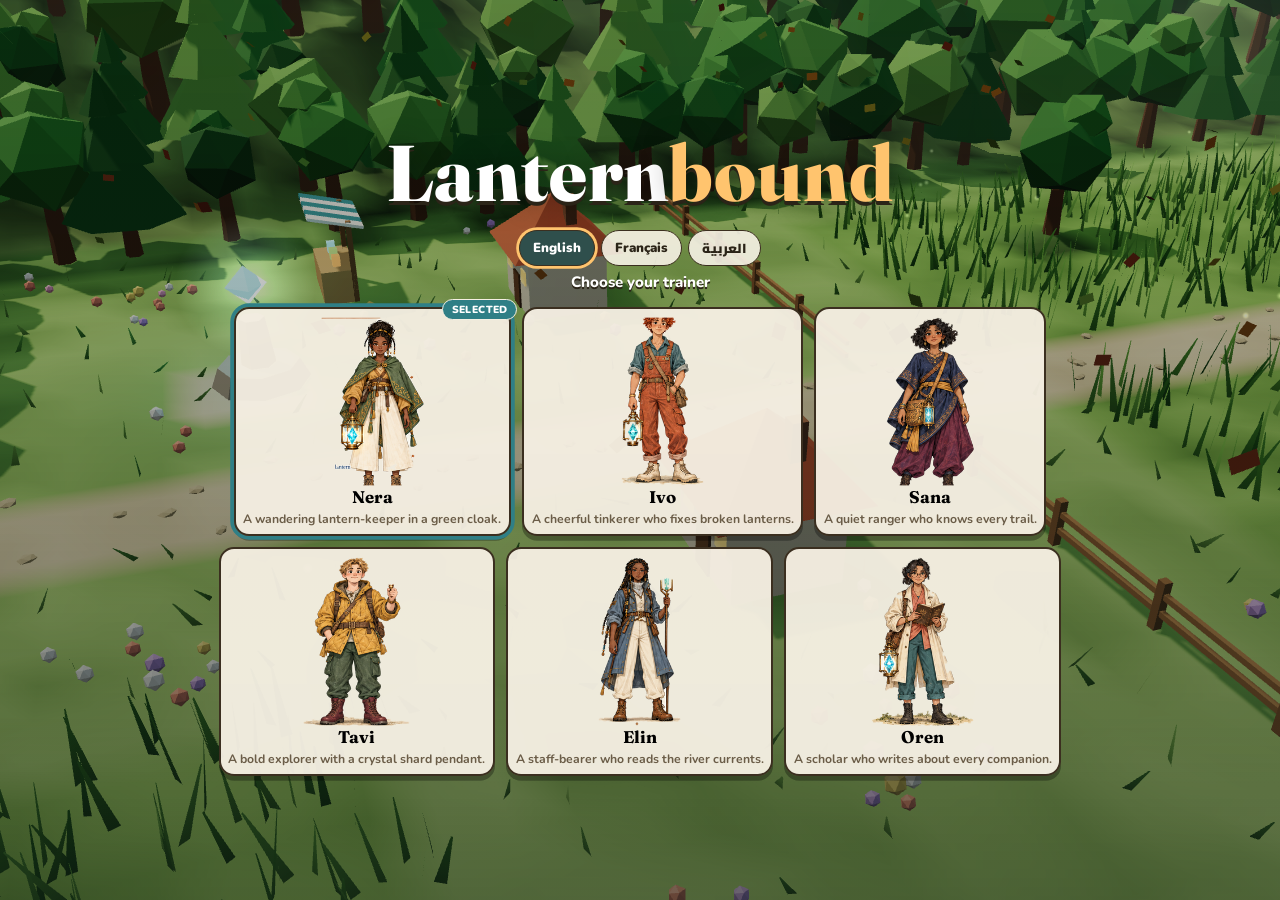
<file: index.html>
<!doctype html>
<html lang="en">
<head>
<meta charset="utf-8">
<meta name="viewport" content="width=device-width,initial-scale=1,maximum-scale=1,user-scalable=no,viewport-fit=cover">
<meta name="theme-color" content="#0b1530">
<meta name="mobile-web-app-capable" content="yes">
<meta name="apple-mobile-web-app-capable" content="yes">
<meta name="apple-mobile-web-app-status-bar-style" content="black-translucent">
<title>Lanternbound</title>
<style>
  html,body{margin:0;width:100%;height:100%;overflow:hidden;background:#0b1530;touch-action:none;overscroll-behavior:none;-webkit-user-select:none;user-select:none;-webkit-tap-highlight-color:transparent}
  #game-container{position:fixed;inset:0}
  #game-container canvas{display:block}
</style>
<script type="importmap">{ "imports": { "three": "./lib/three.module.js" } }</script>
</head>
<body>
<div id="game-container"></div>
<script>window.LB_ASSET_BASE = 'assets/';</script>
<!-- Shared game data and menus (plain scripts) -->
<script src="src/data.js"></script>
<script src="src/i18n.js"></script>
<script src="src/screen.js"></script>
<script src="src/state.js"></script>
<script src="src/audio.js"></script>
<script src="src/map.js"></script>
<script src="src/stages.js"></script>
<script src="src/ui.js"></script>
<script src="src/story.js"></script>
<!-- teaching layer: contextual hints, help sheet, guided first encounter -->
<script src="src/3d/coach.js"></script>
<!-- 3D game (Three.js, MIT license) -->
<script type="module" src="src/3d/game.js"></script>
</body>
</html>
</file>
